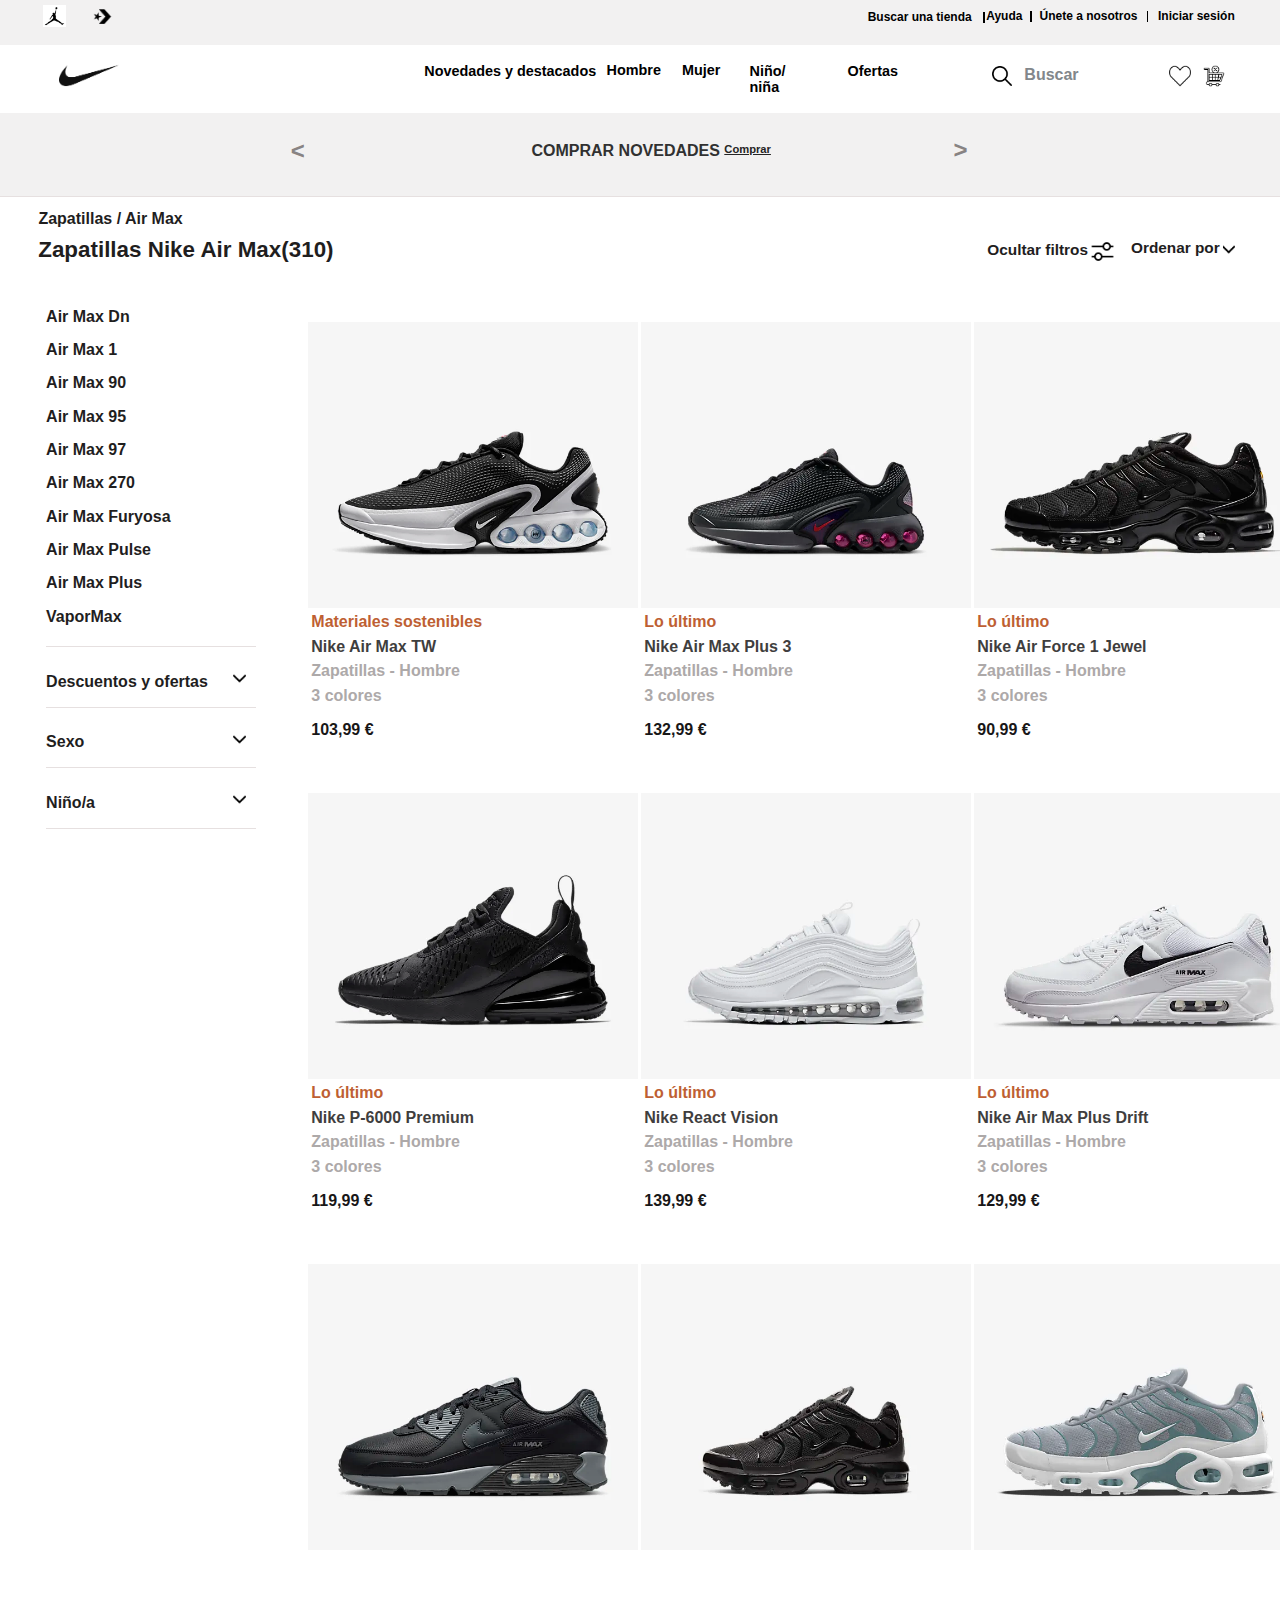
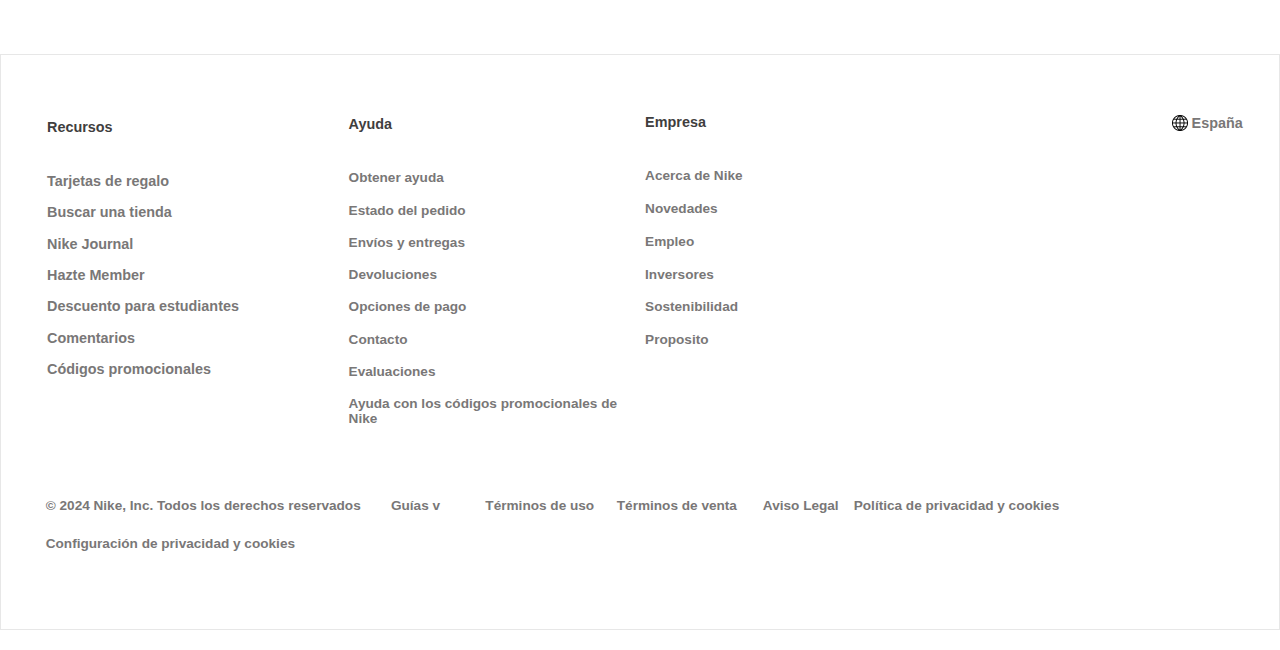
<file: index.html>
<!DOCTYPE html>
    <html lang="en">

    <head>
        <meta charset="UTF-8">
        <meta name="viewport" content="width=device-width, initial-scale=1.0">
        <title>Document</title>
        <link rel="stylesheet" href="style.css">
    </head>

    <body>
        <div class="contenedor">
            <div class="parte1">

                <div class="encavesado1"></div>

                
                <div class="encavesado2"></div>
                <div class="encavesado3">
                    <h1>Buscar una tienda</h1>
                    <div class="lineacorta1"></div>
                </div>
                <div class="encavesado4">
                    <h1>Ayuda</h1>
                    <div class="lineacorta2"></div>
                </div>
                <div class="encavesado5">
                    <h1>Únete a nosotros</h1>
                    <div class="lineacorta3"></div>
                </div>
                <div class="encavesado6">
                    <h1>Iniciar sesión</h1>
                </div>

            </div>


            <div class="parte2">

                <div class="parte2encabesa1"></div>
                <div class="parte2encabesa2">
                    <h1>Novedades y destacados</h1>
                </div>
                <div class="parte2encabesa3">
                    <h1>Hombre</h1>
                </div>
                <div class="parte2encabesa4">
                    <h1>Mujer</h1>
                </div>
                <div class="parte2encabesa5">
                    <h1>Niño/ niña</h1>
                </div>
                <div class="parte2encabesa6">
                    <h1>Ofertas</h1>
                </div>
                <div class="parte2encabesa7">
                    <button class="chance">
                        <h1>Buscar</h1>
                    </button>
                </div>
                <button class="parte2encabesa8"></button>
                <button class="parte2encabesa9" id="boton-redirigir"></button>

<script>
    document.getElementById("boton-redirigir").addEventListener("click", function() {
        window.location.href = "parte3_3.html"; // Redirige a index3.html
    });
</script>

            </div>


            <div class="parte3">
                <div class="parte3cabeza1">
                    <h1><</h1>
                </div>
                <div class="parte3cabeza2">
                    <h1>COMPRAR NOVEDADES</h1>
                </div>
                <div class="parte3cabeza3">
                    <h1>Comprar</h1>
                </div>
                <div class="parte3cabeza4">
                    <h1>></h1>
                </div>
            </div>
            <div class="parte4">
                <div class="parte4cabeza1">
                    <div class="Rr1">
                        <h1>Zapatillas / Air Max</h1>
                    </div>
                    <div class="Rr2">
                        <div class="parte4secc1">
                            <h1>Zapatillas Nike Air Max(310)</h1>
                        </div>
                        <div class="parte4secc2">
                            <h1>Ocultar filtros</h1>
                        </div>
                        <div class="parte4secc3"></div>
                        <div class="parte4secc4">
                            <h1>Ordenar por</h1>
                        </div>
                        <div class="parte4secc5"></div>
                    </div>
                </div>

                <div class="parte4cabeza2">
                    <div class="parte4cabeza2secc1">
                        <div class="cabeza">
                            <a href="#">
                                <h1>Air Max Dn</h1>
                            </a>
                            <a href="#">
                                <h1>Air Max 1</h1>
                            </a>
                            <a href="#">
                                <h1>Air Max 90</h1>
                            </a>
                            <a href="#">
                                <h1>Air Max 95</h1>
                            </a>
                            <a href="#">
                                <h1>Air Max 97</h1>
                            </a>
                            <a href="#">
                                <h1>Air Max 270</h1>
                            </a>
                            <a href="#">
                                <h1>Air Max Furyosa</h1>
                            </a>
                            <a href="#">
                                <h1>Air Max Pulse</h1>
                            </a>
                            <a href="#">
                                <h1>Air Max Plus</h1>
                            </a>
                            <a href="#">
                                <h1>VaporMax</h1>
                            </a>
                        </div>

                        <div class="primera4_2">
                            <div class="cabeza1">
                                <a href="#">
                                    <h1>Descuentos y ofertas</h1>
                                </a>
                            </div>
                            <div class="cabeza2">
                                <a href="#">
                                    <h1>Sexo</h1>
                                </a>
                            </div>
                            <div class="cabeza3">
                                <a href="#">
                                    <h1>Niño/a</h1>
                                </a>
                            </div>
                            <div class="cabeza4">
                                <a href="#">
                                    <h1>Filtrar por precio</h1>
                                </a>
                            </div>
                            <div class="cabeza5">
                                <a href="#">
                                    <h1>Color</h1>
                                </a>
                            </div>
                            <div class="cabeza6">
                                <a href="#">
                                    <h1>Colecciones(1)</h1>
                                </a>
                            </div>
                            <div class="cabeza7">
                                <a href="#">
                                    <h1>Altura de las Zapatillas</h1>
                                </a>
                            </div>
                            <div class="cabeza8">
                                <a href="#">
                                    <h1>Deportes</h1>
                                </a>
                            </div>
                        </div>
                    </div>

                    <div class="parte4cabeza2secc2">
                        <div id="producto-grid" class="producto-grid"></div>
                    </div>
                </div>
            </div>

            <div class="parte5">

                <div class="parte5final1">
                    <div class="parte5prte1_1">
                        <h1>Recursos</h1>
                        <h2>Tarjetas de regalo</h2>
                            <h2>
                            Buscar una tienda</h2>
                            <h2>
                            Nike Journal</h2>
                            <h2>
                            Hazte Member</h2>
                            <h2>
                            Descuento para estudiantes</h2>
                            <h2>
                            Comentarios</h2>
                            <h2>
                            Códigos promocionales</h2>
                    </div>
                    <div class="parte5prte1_2">
                        <h1>Ayuda</h1>
                        <h2>
                            Obtener ayuda</h2>
                            <h2>
                            Estado del pedido</h2>
                            <h2>
                            Envíos y entregas</h2>
                            <h2>
                            Devoluciones</h2>
                            <h2>
                            Opciones de pago</h2>
                            <h2>
                            Contacto</h2>
                            <h2>
                            Evaluaciones</h2>
                            <h2>
                            Ayuda con los códigos promocionales de Nike</h2>
                    </div>
                    <div class="parte5prte1_3">
                        <h1>Empresa</h1>
                            <h2>
                            Acerca de Nike</h2>
                            <h2>
                            Novedades</h2>
                            <h2>
                            Empleo</h2>
                            <h2>
                            Inversores</h2>
                            <h2>
                            Sostenibilidad</h2>
                            <h2>
                            Proposito</h2>
                    </div>
                    <div class="parte5prte1_4">
                        <div class="esp">
                        <h1>España</h1>
                    </div>
                    </div>
                </div>
                <div class="parte5final2">
                    <h1>© 2024 Nike, Inc. Todos los derechos reservados 

                        &nbsp &nbsp &nbsp &nbspGuías  v
                        
                        &nbsp &nbsp &nbsp &nbsp &nbsp &nbspTérminos de uso
                        
                        &nbsp &nbsp &nbspTérminos de venta
                        
                        &nbsp &nbsp &nbsp Aviso Legal 
                        
                        &nbsp &nbspPolítica de privacidad y cookies</h1>
                </div>
                <div class="parte5final3">
                    <h1>Configuración de privacidad y cookies</h1>
                </div>


            </div>
        </div>

        <script src="js.js"></script>
    </body>

    </html>
</file>
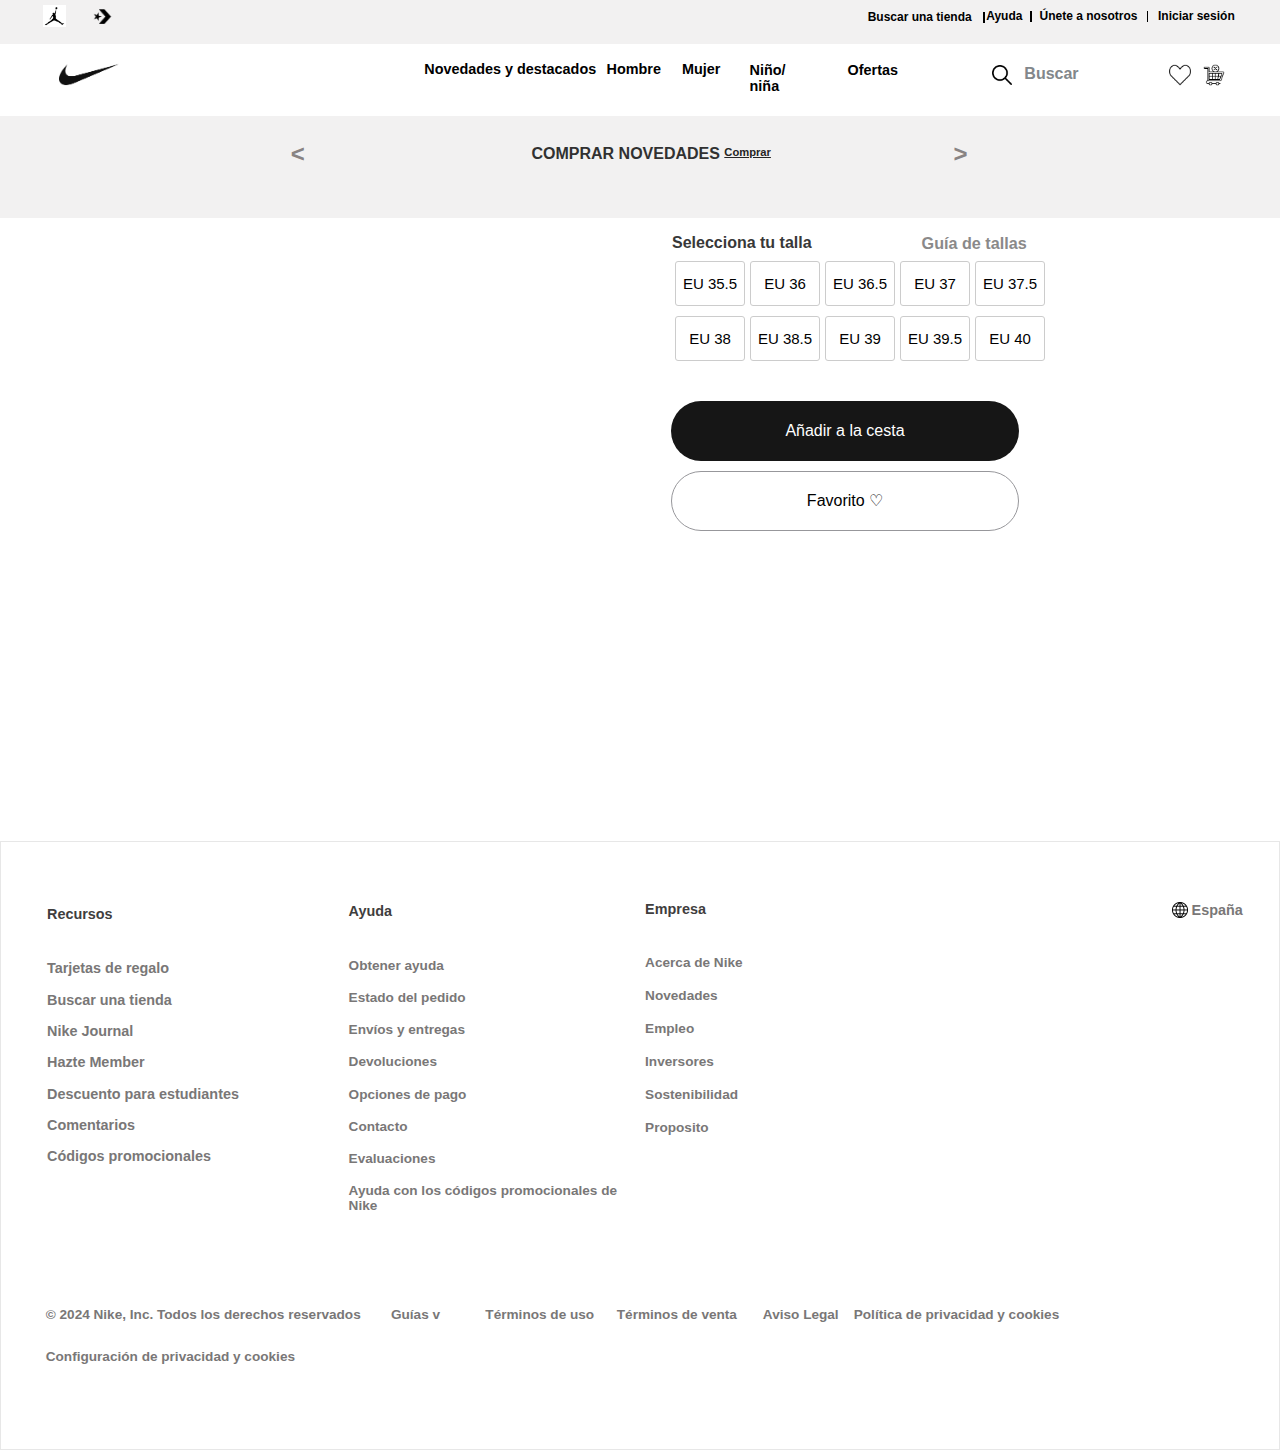
<file: part2_2.html>
<!DOCTYPE html>
<html lang="en">

<head>
    <meta charset="UTF-8">
    <meta name="viewport" content="width=device-width, initial-scale=1.0">
    <title>Document</title>
    <link rel="stylesheet" href="style_2.css">
</head>

<body>
    <div class="contenedor">
        <div class="parte1">

            <div class="encavesado1"></div>
            <div class="encavesado2"></div>
            <div class="encavesado3">
                <h1>Buscar una tienda</h1>
                <div class="lineacorta1"></div>
            </div>
            <div class="encavesado4">
                <h1>Ayuda</h1>
                <div class="lineacorta2"></div>
            </div>
            <div class="encavesado5">
                <h1>Únete a nosotros</h1>
                <div class="lineacorta3"></div>
            </div>
            <div class="encavesado6">
                <h1>Iniciar sesión</h1>
            </div>

        </div>


        <div class="parte2">

            <div class="parte2encabesa1"></div>
            <div class="parte2encabesa2">
                <h1>Novedades y destacados</h1>
            </div>
            <div class="parte2encabesa3">
                <h1>Hombre</h1>
            </div>
            <div class="parte2encabesa4">
                <h1>Mujer</h1>
            </div>
            <div class="parte2encabesa5">
                <h1>Niño/ niña</h1>
            </div>
            <div class="parte2encabesa6">
                <h1>Ofertas</h1>
            </div>
            <div class="parte2encabesa7">
                <button class="chance">
                    <h1>Buscar</h1>
                </button>
            </div>
            <button class="parte2encabesa8"></button>
            <button class="parte2encabesa9" id="boton-redirigir"></button>

<script>
    document.getElementById("boton-redirigir").addEventListener("click", function() {
        window.location.href = "parte3_3.html"; // Redirige a index3.html
    });
</script>

        </div>


        <div class="parte3">
            <div class="parte3cabeza1">
                <h1><</h1>
            </div>
            <div class="parte3cabeza2">
                <h1>COMPRAR NOVEDADES</h1>
            </div>
            <div class="parte3cabeza3">
                <h1>Comprar</h1>
            </div>
            <div class="parte3cabeza4">
                <h1>></h1>
            </div>
        </div>
        
        <div class="parte4">
           <div class="parte4parte2_1" id="parte4parte2_1"></div>
           <div class="parte4parte2_2"></div>
           <div class="parte4parte2_3">
            <div class="parte4parte2_3_1"></div>
            <div class="parte4parte2_3_2"></div>
            <div class="parte4parte2_3_3">
                <div class="parte4parte2_3_3_1">
                    <h1>Selecciona tu talla</h1>                    
                </div>
                <div class="parte4parte2_3_3_2">
                    <h1>Guía de tallas</h1>
                </div>
            </div>
            <div class="parte4parte2_3_4"></div>
            <div class="parte4parte2_3_5">
            <button id="add-to-cart">Añadir a la cesta</button>
            </div>
            <div class="parte4parte2_3_6">
                <button id="buy-now">Favorito ♡</button>
            </div>
           </div>
        </div>

        <div class="parte5">

            <div class="parte5final1">
                <div class="parte5prte1_1">
                    <h1>Recursos</h1>
                    <h2>Tarjetas de regalo</h2>
                        <h2>
                        Buscar una tienda</h2>
                        <h2>
                        Nike Journal</h2>
                        <h2>
                        Hazte Member</h2>
                        <h2>
                        Descuento para estudiantes</h2>
                        <h2>
                        Comentarios</h2>
                        <h2>
                        Códigos promocionales</h2>
                </div>
                <div class="parte5prte1_2">
                    <h1>Ayuda</h1>
                    <h2>
                        Obtener ayuda</h2>
                        <h2>
                        Estado del pedido</h2>
                        <h2>
                        Envíos y entregas</h2>
                        <h2>
                        Devoluciones</h2>
                        <h2>
                        Opciones de pago</h2>
                        <h2>
                        Contacto</h2>
                        <h2>
                        Evaluaciones</h2>
                        <h2>
                        Ayuda con los códigos promocionales de Nike</h2>
                </div>
                <div class="parte5prte1_3">
                    <h1>Empresa</h1>
                        <h2>
                        Acerca de Nike</h2>
                        <h2>
                        Novedades</h2>
                        <h2>
                        Empleo</h2>
                        <h2>
                        Inversores</h2>
                        <h2>
                        Sostenibilidad</h2>
                        <h2>
                        Proposito</h2>
                </div>
                <div class="parte5prte1_4">
                    <div class="esp">
                    <h1>España</h1>
                </div>
                </div>
            </div>
            <div class="parte5final2">
                <h1>© 2024 Nike, Inc. Todos los derechos reservados 

                    &nbsp &nbsp &nbsp &nbspGuías  v
                    
                     &nbsp &nbsp &nbsp &nbsp &nbsp &nbspTérminos de uso
                    
                    &nbsp &nbsp &nbspTérminos de venta
                    
                    &nbsp &nbsp &nbsp Aviso Legal 
                    
                    &nbsp &nbspPolítica de privacidad y cookies</h1>
            </div>
            <div class="parte5final3">
                <h1>Configuración de privacidad y cookies</h1>
            </div>


        </div>
    </div>

    <script src="js.js"></script>
</body>

</html>
</file>
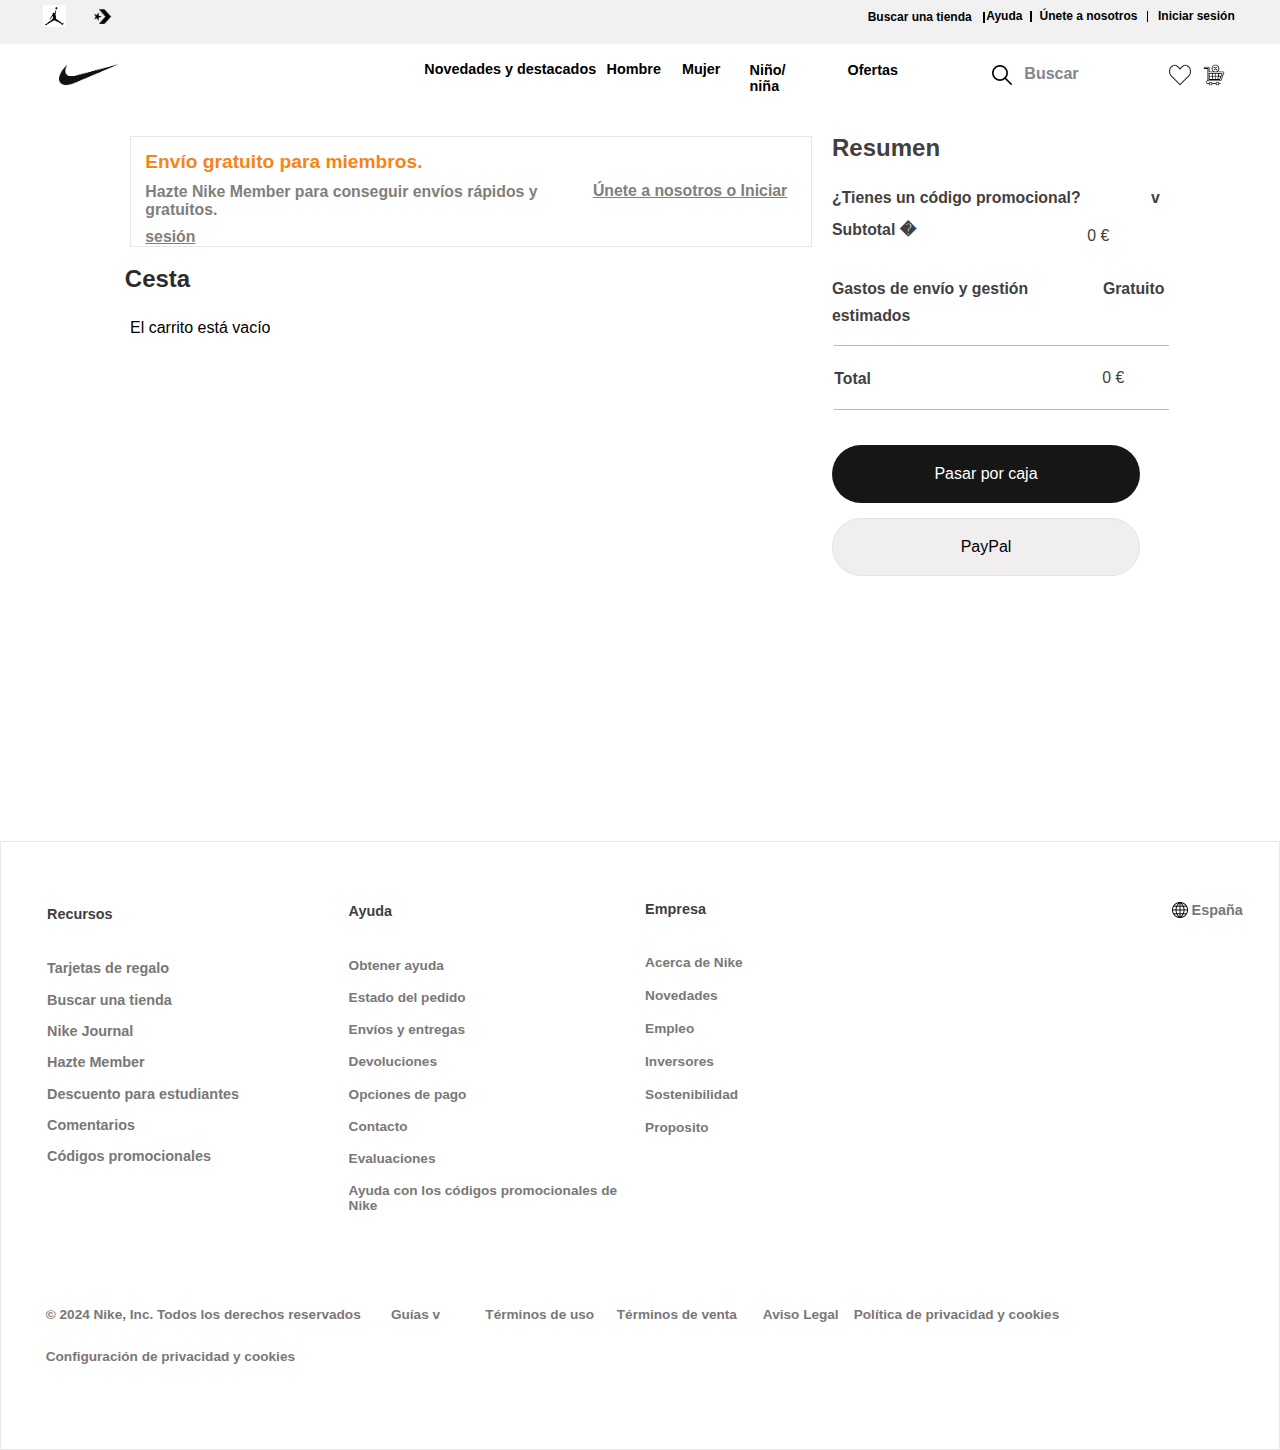
<file: parte3_3.html>
<!DOCTYPE html>
<html lang="en">

<head>
    <meta charset="UTF-8">
    <meta name="viewport" content="width=device-width, initial-scale=1.0">
    <title>Document</title>
    <link rel="stylesheet" href="style_3.css">
</head>

<body>
    <div class="contenedor">
        <div class="parte1">

            <div class="encavesado1"></div>
            <div class="encavesado2"></div>
            <div class="encavesado3">
                <h1>Buscar una tienda</h1>
                <div class="lineacorta1"></div>
            </div>
            <div class="encavesado4">
                <h1>Ayuda</h1>
                <div class="lineacorta2"></div>
            </div>
            <div class="encavesado5">
                <h1>Únete a nosotros</h1>
                <div class="lineacorta3"></div>
            </div>
            <div class="encavesado6">
                <h1>Iniciar sesión</h1>
            </div>

        </div>


        <div class="parte2">

            <div class="parte2encabesa1"></div>
            <div class="parte2encabesa2">
                <h1>Novedades y destacados</h1>
            </div>
            <div class="parte2encabesa3">
                <h1>Hombre</h1>
            </div>
            <div class="parte2encabesa4">
                <h1>Mujer</h1>
            </div>
            <div class="parte2encabesa5">
                <h1>Niño/ niña</h1>
            </div>
            <div class="parte2encabesa6">
                <h1>Ofertas</h1>
            </div>
            <div class="parte2encabesa7">
                <button class="chance">
                    <h1>Buscar</h1>
                </button>
            </div>
            <button class="parte2encabesa8"></button>
            <button class="parte2encabesa9"></button>

        </div>



        
        <div class="parte4">
            <div class="parte4_1">
                <div class="parte_1_1">
                    <div class="parte_1_1_1">
                        <h1>Envío gratuito para miembros.</h1>
                        <h2>Hazte Nike Member para conseguir envíos rápidos y gratuitos.
                        <h3>sesión</h3>
                    </div>
                    <div class="parte_1_1_2">
                        <h1>Únete a nosotros o Iniciar</h1>
                    </div>                    
                </div>
                <div class="parte_1_2">
                    <h1>Cesta</h1>
                </div>
                <div class="parte_1_3" id="contenedor-productos"></div>
            </div>



            <div class="parte4_2">

                <div class="pago1"><h1>Resumen</h1></div>
                <div class="pago2"><h1>¿Tienes un código promocional?  &nbsp&nbsp&nbsp&nbsp&nbsp&nbsp&nbsp&nbsp&nbsp&nbsp&nbsp&nbsp&nbsp&nbsp     v</h1></div>
                <div class="pago3">
                    <div class="pago3_1"><h1>Subtotal �</h1></div>
                    <div class="pago3_2"></div>
                </div>
                <div class="pago4"><h1>Gastos de envío y gestión &nbsp&nbsp&nbsp&nbsp&nbsp&nbsp&nbsp&nbsp&nbsp&nbsp&nbsp&nbsp&nbsp&nbsp&nbsp Gratuito</h1></div>
                <div class="pago5"><h1>estimados</h1></div>
                <div class="pago6">
                    <div class="pago6_1"><h1>Total</h1></div>
                    <div class="pago6_2">0 €</div>
                </div>
                <div class="pago7">
                    <button id="pago7button">Pasar por caja</button>
                    </div>
                    <div class="pago8">
                        <button id="pago8button">PayPal</button>
                    </div>


            </div>
        </div>
        <div class="parte5">

            <div class="parte5final1">
                <div class="parte5prte1_1">
                    <h1>Recursos</h1>
                    <h2>Tarjetas de regalo</h2>
                    <h2>
                        Buscar una tienda</h2>
                    <h2>
                        Nike Journal</h2>
                    <h2>
                        Hazte Member</h2>
                    <h2>
                        Descuento para estudiantes</h2>
                    <h2>
                        Comentarios</h2>
                    <h2>
                        Códigos promocionales</h2>
                </div>
                <div class="parte5prte1_2">
                    <h1>Ayuda</h1>
                    <h2>
                        Obtener ayuda</h2>
                    <h2>
                        Estado del pedido</h2>
                    <h2>
                        Envíos y entregas</h2>
                    <h2>
                        Devoluciones</h2>
                    <h2>
                        Opciones de pago</h2>
                    <h2>
                        Contacto</h2>
                    <h2>
                        Evaluaciones</h2>
                    <h2>
                        Ayuda con los códigos promocionales de Nike</h2>
                </div>
                <div class="parte5prte1_3">
                    <h1>Empresa</h1>
                    <h2>
                        Acerca de Nike</h2>
                    <h2>
                        Novedades</h2>
                    <h2>
                        Empleo</h2>
                    <h2>
                        Inversores</h2>
                    <h2>
                        Sostenibilidad</h2>
                    <h2>
                        Proposito</h2>
                </div>
                <div class="parte5prte1_4">
                    <div class="esp">
                        <h1>España</h1>
                    </div>
                </div>
            </div>
            <div class="parte5final2">
                <h1>© 2024 Nike, Inc. Todos los derechos reservados

                    &nbsp &nbsp &nbsp &nbspGuías v

                    &nbsp &nbsp &nbsp &nbsp &nbsp &nbspTérminos de uso

                    &nbsp &nbsp &nbspTérminos de venta

                    &nbsp &nbsp &nbsp Aviso Legal

                    &nbsp &nbspPolítica de privacidad y cookies</h1>
            </div>
            <div class="parte5final3">
                <h1>Configuración de privacidad y cookies</h1>
            </div>


        </div>
    </div>

    <script src="js.js"></script>
</body>

</html>
</file>
<file: style.css>
* {
    margin: 0;
    padding: 0;
    box-sizing: border-box;
    font-family: sans-serif;
}

body {
    background-color: rgba(54, 54, 54, 0.411);
    display: flex;
    justify-content: center;
    align-items: center;
    min-height: 100vh;
}

.contenedor {
    position: relative;
    width: 100%;

    max-width: 1400px;
    min-height: 2250px;


    background-color: white;
    display: grid;
    grid-template-rows: 2% 3% 3.7% 64.8% 25.6%;
    

}


/*parte 1*/

.parte1 {
    display: grid;
    grid-template-columns: 0.9fr 9fr 2fr 1fr 1fr 1fr;
    background-color: #978b8b1f;
}

.encavesado1 {
    background-image: url(jordan.png);
    background-size: 23px;
    background-position: 80% 60%;
    background-repeat: no-repeat;
    height: 30px;

}

.encavesado2 {
    background-image: url(Converse-logo-3.png);
    background-size: 27px;
    background-position: 1.6% 58%;
    background-repeat: no-repeat;

    height: 30px;

}

.encavesado3 h1 {
    font-size: 0.75rem;
    margin-top: 6%;
    margin-left: 10%;
}


.encavesado4 h1 {
    font-size: 0.75rem;
    margin-top: 11%;
    margin-left: -42%;
}

.encavesado5 h1 {
    font-size: 0.75rem;
    margin-top: 11%;
    margin-left: -80%;
}

.encavesado6 h1 {
    font-size: 0.75rem;
    margin-top: 11%;
    margin-left: -42%;
}

.encavesado3 .lineacorta1 {
    width: 0.1rem;
    height: 0.7rem;
    margin-top: -0.8rem;
    margin-left: 8.3rem;
    background-color: #000000;
    position: absolute;
}

.encavesado4 .lineacorta2 {
    width: 0.1rem;
    height: 0.7rem;
    margin-top: -0.8rem;
    margin-left: 0.5rem;
    background-color: #000000;
    position: absolute;
}

.encavesado5 .lineacorta3 {
    width: 0.1rem;
    height: 0.7rem;
    margin-top: -0.8rem;
    margin-left: 2.4rem;
    background-color: #000000;
    position: absolute;
}

/*parte 2*/

.parte2 {    
    display: grid;
    grid-template-columns: 1.3fr 3.9fr 0.6fr 0.5fr 0.8fr 1fr 2fr 0.5fr 0.5fr;
}

.parte2encabesa1 {
    background-image: url(nike.png);
    background-size: 80px;
    background-position: 70% 45%;
    background-repeat: no-repeat;
    height: 60px;
}

.parte2encabesa2 h1 {
    font-size: 0.9rem;
    margin-top: 4%;
    margin-left: 61%;
}

.parte2encabesa3 h1 {
    font-size: 0.9rem;
    margin-top: 25%;
    margin-left: 10%;
}

.parte2encabesa4 h1 {
    font-size: 0.9rem;
    margin-top: 30%;
    margin-left: 23%;
}

.parte2encabesa5 h1 {
    font-size: 0.9rem;
    margin-top: 20%;
    margin-left: 25%;
}

.parte2encabesa6 h1 {
    font-size: 0.9rem;
    margin-top: 16%;
    margin-left: 25%;
}



.chance {
    margin-top: 10px;
    margin-left: 45px;
    width: 180px;
    height: 40px;

    background-image: url(lupa.png);
    background-size: 20px;
    background-position: 7% 58%;
    background-repeat: no-repeat;

    border: 2px solid white; 
    background-color: #ffffff; 
    transition: background-color 0.01s ;

    border-top-left-radius: 15px;
    border-bottom-left-radius: 15px;
    border-top-right-radius: 15px;
    border-bottom-right-radius: 15px;

}

.parte2encabesa8:hover,.parte2encabesa9:hover, .chance:hover {
    background-color: #f1ebeb; 
}


.chance h1 {
    font-size: 1rem;  
    margin-left: -20%;
    color: rgb(130, 135, 139);
}

.parte2encabesa8 {
    margin-top: 10px;
    margin-left: -4px;
    width: 40px;
    height: 40px;
    border-radius: 45%;

    background-image: url(corazon.png);
    background-size: 22px;
    background-position: 45% 58%;
    background-repeat: no-repeat;

    border: 2px solid white; 
    background-color: #ffffff; 
    transition: background-color 0.01s ;


}
.parte2encabesa9 {
    margin-top: 10px;
    margin-left: -28px;
    width: 40px;
    height: 40px;
    border-radius: 45%;

    background-image: url(carrito-de-compras.png);
    background-size: 22px;
    background-position: 45% 58%;
    background-repeat: no-repeat;

    border: 2px solid white; 
    background-color: #ffffff; 
    transition: background-color 0.01s ;


}
/*parte 3*/

.parte3 {    
    display: grid;
    grid-template-columns: 1.1fr 1.5fr 0.3fr 1.7fr;
    background-color: #978b8b1f;
}

.parte3cabeza1 h1 {
    font-size: 1.5rem;      
    margin-left: 95%;
    margin-top: 8%;
    color: rgb(136, 131, 131);
}

.parte3cabeza2 h1 {
    font-size: 1rem;      
    margin-left: 54%;
    margin-top: 7%;
    color: rgb(49, 49, 49);
}

.parte3cabeza3 h1 {
    font-size: 0.7rem;     
    text-decoration: underline; 
    margin-left: 1%;
    margin-top: 36%;
    color: rgb(37, 37, 37);
}


.parte3cabeza4 h1 {
    font-size: 1.5rem;      
    margin-left: 31%;
    margin-top: 5%;
    color: rgb(136, 131, 131);
}

.parte3cabeza1 h1:hover, .parte3cabeza4 h1:hover{
    color: rgb(0, 0, 0);
}

/*parte 4*/

.parte4 {
    display: grid;
    grid-template-rows: auto 1fr;
    border-top: 1px solid rgb(230, 224, 224);
}

.parte4cabeza1 {
    display: grid;
    grid-template-rows: auto 1fr;
}

.Rr2{
    display: grid;
    grid-template-columns: 5fr 0.7fr 0.2fr 0.5fr 0.3fr;
}

.Rr1 h1{
    font-size: 1rem;      
    margin-left: 3%;
    margin-top: 1%;
    color: rgb(31, 30, 30);
}

.parte4secc1 h1{
    font-size: 1.4rem;      
    margin-left: 4%;
    margin-top: 1%;
    color: rgb(31, 30, 30); 
}
.parte4secc2 h1{
    font-size: 0.96rem;      
    margin-left: 24%;
    margin-top: 10%;
    color: rgb(31, 30, 30); 
}
.parte4secc3{
    background-image: url(filtrar.png);
    background-size: 27px;
    background-position: 1.6% 10px;
    background-repeat: no-repeat;

    height: 40px;
}
.parte4secc4 h1{
    font-size: 0.96rem;      
    margin-left: 4%;
    margin-top: 12%;
    color: rgb(31, 30, 30); 
}
.parte4secc5{
    background-image: url(flecha-hacia-abajo-para-navegar.png);
    background-size: 13px;
    background-position: -1.6% 15px;
    background-repeat: no-repeat;

    height: 40px;
}

.Rr1 h1:hover{
    color: rgb(136, 131, 131);
}


.parte4cabeza2{    
    display: grid;
    grid-template-columns: 0.25fr 1fr;
}

.parte4cabeza2secc1 {
    position: sticky; 
    top: 0; 
    height: 530px; 
    display: grid;
    grid-template-rows: 0.9fr 1fr;   
    overflow-y: auto;
    max-height: 550px;    
    margin-top: 40px; 
    z-index: 1; 
}

.parte4cabeza2secc1 {
    position: sticky;
    top: 0; 
    background-color: white;
    z-index: 1; 

}


.parte4cabeza2secc1.scrolling {
    top: 20px; 
  
}


.cabeza{
    margin-top: -6%; 
}


.cabeza h1{
    font-size: 1rem;      
    margin-left: 18%; 
    margin-top: 6%;  
    color: rgb(31, 30, 30); 
}
a {
    text-decoration: none;
    color: inherit;
}

.primera4_2{
    display: grid;
    grid-template-rows: 1fr 1fr 1fr 1fr 1fr 1fr 1fr 1fr ;
}

.cabeza1 h1,
.cabeza2 h1,
.cabeza3 h1,
.cabeza4 h1,
.cabeza5 h1,
.cabeza6 h1,
.cabeza7 h1,
.cabeza8 h1{
    font-size: 1rem;      
    margin-left: 18%; 
    margin-top: 8%; 
    padding-top: 10%;   
    color: rgb(31, 30, 30); 

    background-image: url(flecha-hacia-abajo-para-navegar.png);
    background-size: 13px;
    background-position: 95% 25px;
    background-repeat: no-repeat;

    height: 40px;
    border-top: 1px solid rgb(230, 224, 224);
}



.parte4cabeza2secc1 {
    --sb-track-color: #ffffff;
    --sb-thumb-color: #9b9898;
    --sb-size: 7px;

    
  }
  
  .parte4cabeza2secc1::-webkit-scrollbar {
    width: var(--sb-size);
  }
  
  .parte4cabeza2secc1::-webkit-scrollbar-track {
    background: var(--sb-track-color);
    border-radius: 3px;
  }
  
  .parte4cabeza2secc1::-webkit-scrollbar-thumb {
    background: var(--sb-thumb-color);
    border-radius: 3px;
  }
  


.parte4cabeza2secc2 {
    height: 100%; 
    overflow-y: auto; 
    max-height: 1250px; 

}
.parte4cabeza2secc2 {
    height: 100%; 
    overflow: hidden;
    position: relative; 
    margin-left: 50px;
    margin-top: 35px;
}

.parte4cabeza2secc2::before {
    content: "";
    position: absolute;
    top: 0;
    right: 0;
    width: 20px; 
    height: 100%;
    background: rgba(0, 0, 0, 0); 
    pointer-events: none;
}
.producto-grid {
    display: grid;
    grid-template-columns: repeat(3, 1fr); 
    gap: 1px; 
    padding: 0px;
}

.producto1 {
    height: 450px;
    width: 330px;    
    margin-left: 2px;   
    margin-right: auto;
    margin-top: 6%;
    border-top-left-radius: 5px;
    border-bottom-left-radius: 5px;
    border-top-right-radius: 5px;
    border-bottom-right-radius: 5px; 
    display: grid;
    grid-template-rows: 1fr 0.5fr;
    background-color: white;
  
    
}

.foto1 {
    background-size: cover;
    background-position: center;
    height: 100%;
    width: 100%;
    padding: 0px;
}

.descripcion1 {
    padding: 2px;
    padding: 0px;
}

#L{
    font-size: 1rem;      
    margin-left: 1%; 
    margin-top: 1.5%;  
    color: rgb(190, 95, 51);
  }
  #N{
    font-size: 1rem;      
    margin-left: 1%; 
    margin-top: 2%;  
    color: rgb(63, 62, 62);
  }
  #Z{
    font-size: 1rem;      
    margin-left: 1%; 
    margin-top: 2%;  
    color: rgb(173, 169, 169);
  }
  #C{
    font-size: 1rem;      
    margin-left: 1%; 
    margin-top: 2%;  
    color: rgb(173, 169, 169);
  }

  #e{
    font-size: 1rem;      
    margin-left: 1%; 
    margin-top: 5%;  
    margin-bottom: 10%;
    color: rgb(24, 23, 23);
  }


  /*Parte 5*/

  .parte5 {
    border: 1px solid rgb(231, 231, 231);
    height: 100%;
    display: grid;
    grid-template-rows: 65% 15% 20%;
}

.parte5final1{
display: grid;
grid-template-columns: 20% 30% 10% 40%;
}

.parte5prte1_1 h1{
    font-size: 0.9rem;      
    margin-left: 18%; 
    margin-top: 25%;  
    margin-bottom: 15%;
    color: rgb(63, 62, 62);
}

.parte5prte1_1 h2{
    font-size: 0.9rem;      
    margin-left: 18%; 
    margin-top: 6%; 
    color: rgb(121, 119, 119);
}

.parte5prte1_2 h1{
    font-size: 0.9rem;      
    margin-left: 24%; 
    margin-top: 16%;  
    margin-bottom: 10%;
    color: rgb(63, 62, 62);
}

.parte5prte1_2 h2{
    font-size: 0.85rem;      
    margin-left: 24%; 
    margin-top: 4.5%; 
    color: rgb(121, 119, 119);
}
.parte5prte1_3 h1{
    font-size: 0.9rem;      
    margin-left: 4%; 
    margin-top: 46%;  
    margin-bottom: 30%;
    color: rgb(63, 62, 62);
}

.parte5prte1_3 h2{
    font-size: 0.85rem;      
    margin-left: 4%; 
    margin-top: 14%; 
    color: rgb(121, 119, 119);
}

.esp {
    margin-top: 48px;
    margin-left: 79%;
    width: auto; 
    height: 40px; 
    display: flex;
    align-items: center; 
    background-image: url(red-mundial.png);
    background-size: 16px;
    background-position: left center; 
    background-repeat: no-repeat;
    padding-left: 20px; 
}

.esp h1 {
    font-size: 0.9rem;
    margin: 0; 
    color: rgb(121, 119, 119);
}

.parte5final2 h1{
    font-size: 0.85rem;      
    margin-left: 3.5%; 
    margin-top: 5.5%; 
    color: rgb(121, 119, 119);
}

.parte5final3 h1{
    font-size: 0.85rem;      
    margin-left: 3.5%; 
    margin-top: 1.7%; 
    color: rgb(121, 119, 119);
}
</file>
<file: style_2.css>
* {
    margin: 0;
    padding: 0;
    box-sizing: border-box;
    font-family: sans-serif;
}

body {
    background-color: rgba(54, 54, 54, 0.411);
    display: flex;
    justify-content: center;
    align-items: center;
    min-height: 100vh;
}

.contenedor {
    position: relative;
    width: 100%;

    max-width: 1350px;
    min-height: 1450px;


    background-color: white;
    display: grid;
    grid-template-rows: 3% 5% 7% 43% 42%;


}


/*parte 1*/

.parte1 {
    display: grid;
    grid-template-columns: 0.9fr 9fr 2fr 1fr 1fr 1fr;
    background-color: #978b8b1f;
}

.encavesado1 {
    background-image: url(jordan.png);
    background-size: 23px;
    background-position: 80% 60%;
    background-repeat: no-repeat;
    height: 30px;

}

.encavesado2 {
    background-image: url(Converse-logo-3.png);
    background-size: 27px;
    background-position: 1.6% 58%;
    background-repeat: no-repeat;

    height: 30px;

}

.encavesado3 h1 {
    font-size: 0.75rem;
    margin-top: 6%;
    margin-left: 10%;
}


.encavesado4 h1 {
    font-size: 0.75rem;
    margin-top: 11%;
    margin-left: -42%;
}

.encavesado5 h1 {
    font-size: 0.75rem;
    margin-top: 11%;
    margin-left: -80%;
}

.encavesado6 h1 {
    font-size: 0.75rem;
    margin-top: 11%;
    margin-left: -42%;
}

.encavesado3 .lineacorta1 {
    width: 0.1rem;
    height: 0.7rem;
    margin-top: -0.8rem;
    margin-left: 8.3rem;
    background-color: #000000;
    position: absolute;
}

.encavesado4 .lineacorta2 {
    width: 0.1rem;
    height: 0.7rem;
    margin-top: -0.8rem;
    margin-left: 0.5rem;
    background-color: #000000;
    position: absolute;
}

.encavesado5 .lineacorta3 {
    width: 0.1rem;
    height: 0.7rem;
    margin-top: -0.8rem;
    margin-left: 2.4rem;
    background-color: #000000;
    position: absolute;
}

/*parte 2*/

.parte2 {    
    display: grid;
    grid-template-columns: 1.3fr 3.9fr 0.6fr 0.5fr 0.8fr 1fr 2fr 0.5fr 0.5fr;
}

.parte2encabesa1 {
    background-image: url(nike.png);
    background-size: 80px;
    background-position: 70% 45%;
    background-repeat: no-repeat;
    height: 60px;
}

.parte2encabesa2 h1 {
    font-size: 0.9rem;
    margin-top: 4%;
    margin-left: 61%;
}

.parte2encabesa3 h1 {
    font-size: 0.9rem;
    margin-top: 25%;
    margin-left: 10%;
}

.parte2encabesa4 h1 {
    font-size: 0.9rem;
    margin-top: 30%;
    margin-left: 23%;
}

.parte2encabesa5 h1 {
    font-size: 0.9rem;
    margin-top: 20%;
    margin-left: 25%;
}

.parte2encabesa6 h1 {
    font-size: 0.9rem;
    margin-top: 16%;
    margin-left: 25%;
}



.chance {
    margin-top: 10px;
    margin-left: 45px;
    width: 180px;
    height: 40px;

    background-image: url(lupa.png);
    background-size: 20px;
    background-position: 7% 58%;
    background-repeat: no-repeat;

    border: 2px solid white; 
    background-color: #ffffff; 
    transition: background-color 0.01s ;

    border-top-left-radius: 15px;
    border-bottom-left-radius: 15px;
    border-top-right-radius: 15px;
    border-bottom-right-radius: 15px;

}

.parte2encabesa8:hover,.parte2encabesa9:hover, .chance:hover {
    background-color: #f1ebeb; 
}


.chance h1 {
    font-size: 1rem;  
    margin-left: -20%;
    color: rgb(130, 135, 139);
}

.parte2encabesa8 {
    margin-top: 10px;
    margin-left: -4px;
    width: 40px;
    height: 40px;
    border-radius: 45%;

    background-image: url(corazon.png);
    background-size: 22px;
    background-position: 45% 58%;
    background-repeat: no-repeat;

    border: 2px solid white; 
    background-color: #ffffff; 
    transition: background-color 0.01s ;


}
.parte2encabesa9 {
    margin-top: 10px;
    margin-left: -28px;
    width: 40px;
    height: 40px;
    border-radius: 45%;

    background-image: url(carrito-de-compras.png);
    background-size: 22px;
    background-position: 45% 58%;
    background-repeat: no-repeat;

    border: 2px solid white; 
    background-color: #ffffff; 
    transition: background-color 0.01s ;


}
/*parte 3*/

.parte3 {    
    display: grid;
    grid-template-columns: 1.1fr 1.5fr 0.3fr 1.7fr;
    background-color: #978b8b1f;
}

.parte3cabeza1 h1 {
    font-size: 1.5rem;      
    margin-left: 95%;
    margin-top: 8%;
    color: rgb(136, 131, 131);
}

.parte3cabeza2 h1 {
    font-size: 1rem;      
    margin-left: 54%;
    margin-top: 7%;
    color: rgb(49, 49, 49);
}

.parte3cabeza3 h1 {
    font-size: 0.7rem;     
    text-decoration: underline; 
    margin-left: 1%;
    margin-top: 36%;
    color: rgb(37, 37, 37);
}


.parte3cabeza4 h1 {
    font-size: 1.5rem;      
    margin-left: 31%;
    margin-top: 5%;
    color: rgb(136, 131, 131);
}

.parte3cabeza1 h1:hover, .parte3cabeza4 h1:hover{
    color: rgb(0, 0, 0);
}

/*parte 4*/
.parte4{
    display: grid;
    grid-template-columns: 13% 37% 50%;
}
.parte4parte2_1{
    margin-top: 40px;
}
.parte4parte2_1 img {
    width: 68px;
    border-top-left-radius: 5px;
    border-bottom-left-radius: 5px;
    border-top-right-radius: 5px;
    border-bottom-right-radius: 5px; 
    margin-bottom: 10px; 
    display: block;
    margin-left: 100px;
    
}

.cuadro-imagen {
    width: 540px;
    height: 500px;
   
}

.imagen-producto {
    width: 490px;
    height: 500px;
    margin-top: 40px;
    margin-left: 7px;
    border-top-left-radius: 10px;
    border-bottom-left-radius: 10px;
    border-top-right-radius: 10px;
    border-bottom-right-radius: 10px; 
}

.parte4parte2_3_1 h1{
    font-size: 1.1rem;      
    margin-left: 4.5%; 
    margin-top: 6%;  
    margin-bottom: 15%;
    color: rgb(56, 56, 56);
}
.parte4parte2_3_1 h2{
    font-size: 0.99rem;      
    margin-left: 4.5%; 
    margin-top: -13%;  
    margin-bottom: 15%;
    color: rgb(56, 56, 56);
}
.parte4parte2_3_1 h3{
    font-size: 1.08rem;      
    margin-left: 4.5%; 
    margin-top: -10%;  
    margin-bottom: 15%;
    color: rgb(56, 56, 56);
}

.parte4parte2_3_2 img {
    width: 68px;
    border-top-left-radius: 5px;
    border-bottom-left-radius: 5px;
    border-top-right-radius: 5px;
    border-bottom-right-radius: 5px; 
    margin-bottom: 10px; 
    display: block;
    margin-top: -60px;
    margin-left: 34px;
    border: 1px solid rgb(24, 23, 23);
    
}
.parte4parte2_3_3{
    display: grid;
    grid-template-columns: 1fr 1fr;
}
.parte4parte2_3_3_1 h1{
    font-size: 1rem;      
    margin-left: 10%; 
    margin-top: 5%;  
    margin-bottom: 15%;
    color: rgb(56, 56, 56);
}
.parte4parte2_3_3_2 h1{
    font-size: 1.01rem;      
    margin-left:-12%; 
    margin-top: 5%;  
    margin-bottom: 15%;
    color: rgb(138, 137, 137);
}
.parte4parte2_3_4 {
    display: grid;
    grid-template-columns: repeat(5, 1fr);
    grid-gap: 5px; 
    padding: 10px;
    margin-left: 25px;
    margin-top: -55px;
    margin-right: 55%;
}

.parte4parte2_3_4 button {
    height: 45px;
    width: 70px;
    margin-top: 5px;

    background-color: #ffffff; 
    border: 1px solid #ccc; 
    padding: 4px;
    font-size: 15px;
    cursor: pointer;

    border-top-left-radius: 3px;
    border-bottom-left-radius: 3px;
    border-top-right-radius: 3px;
    border-bottom-right-radius: 3px; 

   
}

.parte4parte2_3_4 button.selected,.parte4parte2_3_4 button:hover {
    border-color:rgb(24, 23, 23);
}



.parte4parte2_3_5, .parte4parte2_3_6 {
    display: flex;
    justify-content: center;
    align-items: center;
    padding: 10px;
}

.parte4parte2_3_5 button, .parte4parte2_3_6 button {
    
    height: 60px;
    width: 56%;
    
    margin-left: -230px;

    border-top-left-radius: 50px;
    border-bottom-left-radius: 50px;
    border-top-right-radius: 50px;
    border-bottom-right-radius: 50px; 

    border: none;
    
    padding: 10px 20px;
    font-size: 16px;
    cursor: pointer;
   
    
}

.parte4parte2_3_5 button{
    margin-top: 20px;
    color: white;
    background-color: #161616;
} 
.parte4parte2_3_6 button {
    margin-top: -10px;
    color: rgb(0, 0, 0);
    background-color: #ffffff;
    border: 1px solid #97979b;
}
.parte4parte2_3_6 button:hover{
    border: 1px solid #202020;
}

.parte4parte2_3_5 button:hover {
    background-color: #4a4a4b; /* Color de fondo del botón en hover */
}

/*Parte 5*/

.parte5 {
    border: 1px solid rgb(231, 231, 231);
    height: 100%;
    display: grid;
    grid-template-rows: 65% 15% 20%;
}

.parte5final1{
display: grid;
grid-template-columns: 20% 30% 10% 40%;
}

.parte5prte1_1 h1{
    font-size: 0.9rem;      
    margin-left: 18%; 
    margin-top: 25%;  
    margin-bottom: 15%;
    color: rgb(63, 62, 62);
}

.parte5prte1_1 h2{
    font-size: 0.9rem;      
    margin-left: 18%; 
    margin-top: 6%; 
    color: rgb(121, 119, 119);
}

.parte5prte1_2 h1{
    font-size: 0.9rem;      
    margin-left: 24%; 
    margin-top: 16%;  
    margin-bottom: 10%;
    color: rgb(63, 62, 62);
}

.parte5prte1_2 h2{
    font-size: 0.85rem;      
    margin-left: 24%; 
    margin-top: 4.5%; 
    color: rgb(121, 119, 119);
}
.parte5prte1_3 h1{
    font-size: 0.9rem;      
    margin-left: 4%; 
    margin-top: 46%;  
    margin-bottom: 30%;
    color: rgb(63, 62, 62);
}

.parte5prte1_3 h2{
    font-size: 0.85rem;      
    margin-left: 4%; 
    margin-top: 14%; 
    color: rgb(121, 119, 119);
}

.esp {
    margin-top: 48px;
    margin-left: 79%;
    width: auto; 
    height: 40px; 
    display: flex;
    align-items: center; 
    background-image: url(red-mundial.png);
    background-size: 16px;
    background-position: left center; 
    background-repeat: no-repeat;
    padding-left: 20px; 
}

.esp h1 {
    font-size: 0.9rem;
    margin: 0; 
    color: rgb(121, 119, 119);
}

.parte5final2 h1{
    font-size: 0.85rem;      
    margin-left: 3.5%; 
    margin-top: 5.5%; 
    color: rgb(121, 119, 119);
}

.parte5final3 h1{
    font-size: 0.85rem;      
    margin-left: 3.5%; 
    margin-top: 1.7%; 
    color: rgb(121, 119, 119);
}
</file>
<file: style_3.css>
* {
    margin: 0;
    padding: 0;
    box-sizing: border-box;
    font-family: sans-serif;
}

body {
    background-color: rgba(54, 54, 54, 0.411);
    display: flex;
    justify-content: center;
    align-items: center;
    min-height: 100vh;
}

.contenedor {
    position: relative;
    width: 100%;

    max-width: 1350px;
    min-height: 1450px;


    background-color: white;
    display: grid;
    grid-template-rows: 3% 5%  50% 42%;


}


/*parte 1*/

.parte1 {
    display: grid;
    grid-template-columns: 0.9fr 9fr 2fr 1fr 1fr 1fr;
    background-color: #978b8b1f;
}

.encavesado1 {
    background-image: url(jordan.png);
    background-size: 23px;
    background-position: 80% 60%;
    background-repeat: no-repeat;
    height: 30px;

}

.encavesado2 {
    background-image: url(Converse-logo-3.png);
    background-size: 27px;
    background-position: 1.6% 58%;
    background-repeat: no-repeat;

    height: 30px;

}

.encavesado3 h1 {
    font-size: 0.75rem;
    margin-top: 6%;
    margin-left: 10%;
}


.encavesado4 h1 {
    font-size: 0.75rem;
    margin-top: 11%;
    margin-left: -42%;
}

.encavesado5 h1 {
    font-size: 0.75rem;
    margin-top: 11%;
    margin-left: -80%;
}

.encavesado6 h1 {
    font-size: 0.75rem;
    margin-top: 11%;
    margin-left: -42%;
}

.encavesado3 .lineacorta1 {
    width: 0.1rem;
    height: 0.7rem;
    margin-top: -0.8rem;
    margin-left: 8.3rem;
    background-color: #000000;
    position: absolute;
}

.encavesado4 .lineacorta2 {
    width: 0.1rem;
    height: 0.7rem;
    margin-top: -0.8rem;
    margin-left: 0.5rem;
    background-color: #000000;
    position: absolute;
}

.encavesado5 .lineacorta3 {
    width: 0.1rem;
    height: 0.7rem;
    margin-top: -0.8rem;
    margin-left: 2.4rem;
    background-color: #000000;
    position: absolute;
}

/*parte 2*/

.parte2 {    
    display: grid;
    grid-template-columns: 1.3fr 3.9fr 0.6fr 0.5fr 0.8fr 1fr 2fr 0.5fr 0.5fr;
}

.parte2encabesa1 {
    background-image: url(nike.png);
    background-size: 80px;
    background-position: 70% 45%;
    background-repeat: no-repeat;
    height: 60px;
}

.parte2encabesa2 h1 {
    font-size: 0.9rem;
    margin-top: 4%;
    margin-left: 61%;
}

.parte2encabesa3 h1 {
    font-size: 0.9rem;
    margin-top: 25%;
    margin-left: 10%;
}

.parte2encabesa4 h1 {
    font-size: 0.9rem;
    margin-top: 30%;
    margin-left: 23%;
}

.parte2encabesa5 h1 {
    font-size: 0.9rem;
    margin-top: 20%;
    margin-left: 25%;
}

.parte2encabesa6 h1 {
    font-size: 0.9rem;
    margin-top: 16%;
    margin-left: 25%;
}



.chance {
    margin-top: 10px;
    margin-left: 45px;
    width: 180px;
    height: 40px;

    background-image: url(lupa.png);
    background-size: 20px;
    background-position: 7% 58%;
    background-repeat: no-repeat;

    border: 2px solid white; 
    background-color: #ffffff; 
    transition: background-color 0.01s ;

    border-top-left-radius: 15px;
    border-bottom-left-radius: 15px;
    border-top-right-radius: 15px;
    border-bottom-right-radius: 15px;

}

.parte2encabesa8:hover,.parte2encabesa9:hover, .chance:hover {
    background-color: #f1ebeb; 
}


.chance h1 {
    font-size: 1rem;  
    margin-left: -20%;
    color: rgb(130, 135, 139);
}

.parte2encabesa8 {
    margin-top: 10px;
    margin-left: -4px;
    width: 40px;
    height: 40px;
    border-radius: 45%;

    background-image: url(corazon.png);
    background-size: 22px;
    background-position: 45% 58%;
    background-repeat: no-repeat;

    border: 2px solid white; 
    background-color: #ffffff; 
    transition: background-color 0.01s ;


}
.parte2encabesa9 {
    margin-top: 10px;
    margin-left: -28px;
    width: 40px;
    height: 40px;
    border-radius: 45%;

    background-image: url(carrito-de-compras.png);
    background-size: 22px;
    background-position: 45% 58%;
    background-repeat: no-repeat;

    border: 2px solid white; 
    background-color: #ffffff; 
    transition: background-color 0.01s ;


}
/*Parte 4*/
.parte4 {
    height: 100%;
    display: grid;
    grid-template-columns: 65% 35%;
}




.parte4_1{
    height: 100%;
    display: grid;
    grid-template-rows: 18% 10% 72%;
}
.parte_1_1{
    height: 85%;
    width: 82%;
    display: grid;
    grid-template-columns: 70% 30%;
    border: 1px solid rgb(231, 231, 231);
    margin-left: 130px;
    margin-top: 20px;
}
.parte_1_1_1 h1{
    font-size: 1.2rem;  
    margin-left: 3%;
    color: rgb(245, 132, 26);
    margin-bottom: 2%;
    margin-top: 3%;
}
.parte_1_1_1 h2{
    font-size: 0.99rem;  
    margin-left: 3%;
    color: rgb(129, 127, 125);
    margin-bottom: 2%;
}
.parte_1_1_1 h3{
    font-size: 0.99rem;  
    margin-left: 3%;
    color: rgb(129, 127, 125);
    text-decoration:underline;
}
.parte_1_1_2 h1{
    font-size: 0.99rem;  
    margin-left: -7%;
    margin-top: 22%;
    color: rgb(129, 127, 125);
    text-decoration:underline;
}
.parte_1_2 h1{
    font-size: 1.5rem;  
    margin-left:15%;
    margin-top: 18px;
    color: rgb(44, 44, 44);
    
}
.parte_1_3{
    height: 100%;
    width: 100%;
}
.parte_1_3 p{
   margin-left: 160px;
}
.contenedor_parte4{
    
    height: 270px;
    width: 720px;
    display: grid;
    grid-template-rows: 58% 42%;
    border-bottom: 1px solid rgb(185, 183, 180);
    margin-left: 15%;
    height: 270px;
    width: 720px;
}

.sumas{
    height: 40px;
    width: 105px;
    display: grid;
    grid-template-columns: 30% 30% 30%;
    border-radius: 45px;
    margin-top: 12px;
    margin-left: 15px;
    border: 1px solid rgb(223, 218, 218); 
}
.sumas1{
    width: 39px;
    height: 39px;
    border-radius: 48%;
    margin-left: 1px;
    margin-top: -1px;
    background-image: url(borrar.png);
    background-size: 16px;
    background-position: 45% 58%;
    background-repeat: no-repeat;
    background-color: #ffffff; 
    border: 1px solid rgb(255, 255, 255); 
}
.sumas2{
    border-radius: 45%;
    margin-top: 10px;
    margin-left: 16px;
}
.sumas3{
    width: 39px;
    height: 39px;
    border-radius: 48%;
    margin-left: 1px;
    margin-top: -1px;
    background-image: url(mas.png);
    background-size: 22px;
    background-position: 50% 50%;
    background-repeat: no-repeat;
    background-color: #ffffff; 
    border: 1px solid white; 
}
.sumas3:hover,.sumas1:hover{
    background-color: #eeecec; 
}

.parte_1_3 {
    overflow-y: auto; /* Habilita el scroll vertical */
    max-height: 520px; /* Ajusta la altura máxima según sea necesario */
}
.contenedor_parte4_1{
    display: grid;
    grid-template-columns: 25% 55% 20%;
}

.contenedor_parte4_1_1{
    margin-top: 10px;
    background-image: url(1.png);
    background-size: 160px;
    background-position: 45% 8%;
    background-repeat: no-repeat;
}

.contenedor_parte4_1_2 h1{
    font-size: 0.99rem;  
    margin-left:3%;
    margin-top: 18px;
    color: rgb(44, 44, 44);
}
.contenedor_parte4_1_2 h2{
    font-size: 0.99rem;  
    margin-left: 3%;
    margin-top: 1%;
    color: rgb(129, 127, 125);
}
.contenedor_parte4_1_2 h3{
    font-size: 0.99rem;  
    margin-left: 3%;
    margin-top: 1%;
    color: rgb(129, 127, 125);
    text-decoration:underline;
}
.contenedor_parte4_1_3 h1{
    font-size: 0.99rem;  
    margin-left:55%;
    margin-top: 18px;
    color: rgb(44, 44, 44);
}
.contenedor_parte4_2 h1{
    font-size: 0.99rem;  
    margin-left:1.5%;
    margin-top: 10px;
    margin-bottom: 5px;
    color: rgb(44, 44, 44); 
}
.contenedor_parte4_2 h2{
    font-size: 0.99rem;  
    margin-left:1.5%;
    margin-top: 7px; 
    color: rgb(44, 44, 44); 
    text-decoration:underline;
   
}


.pago1 h1{
    font-size: 1.5rem;  
    margin-left: 0%;
    margin-top: 4%;
    color: rgb(65, 64, 63);
}

.pago2 h1{
    font-size: 0.99rem;  
    margin-left: 0%;
    margin-top: 6%;
    color: rgb(65, 64, 63);
}
.pago3{
    display: grid;
    grid-template-rows: 28% 30%;
}
.pago3_1 h1{
    font-size: 0.99rem;  
    margin-left: 0%;
    margin-top: 3%;
    color: rgb(65, 64, 63);
}
.pago4 h1{
    font-size: 0.99rem;  
    margin-left: 0%;
    margin-top: 4%;
    color: rgb(65, 64, 63);
}
.pago5 h1{
    font-size: 0.99rem;  
    margin-left: 0%;
    margin-top: 2%;
    color: rgb(65, 64, 63);
    margin-bottom: 20px;
}
.pago6{
    display: grid;
    grid-template-rows: 28% 30%;
    margin-left: 0.5%;
    border-bottom: 1px solid rgb(185, 183, 180);
    border-top: 1px solid rgb(185, 183, 180);
    width: 335px;
}

.pago6_1 h1{
    font-size: 0.99rem;  
    margin-left: 0%;
    margin-top: 7%;
    margin-bottom: -2px;
    color: rgb(65, 64, 63);
}
.pago6_2 {
    font-size: 0.99rem;  
    margin-left: 80%;
    margin-top: 5px;
    color: rgb(65, 64, 63);
}
.pago3_2 {
    font-size: 0.99rem;  
    margin-left: 57%;
    margin-top: 5px;
    color: rgb(65, 64, 63);
}

.parte_1_3 {
    --sb-track-color: #ffffff;
    --sb-thumb-color: #e0dbdb;
    --sb-size: 7px;
    margin-left: -30px;
    
    
  }
  
  .parte_1_3::-webkit-scrollbar {
    width: var(--sb-size);
  }
  
  .parte_1_3::-webkit-scrollbar-track {
    background: var(--sb-track-color);
    border-radius: 3px;
  }
  
  .parte_1_3::-webkit-scrollbar-thumb {
    background: var(--sb-thumb-color);
    border-radius: 3px;
  }


.pago7, .pago8{
    display: flex;
    justify-content: center;
    align-items: center;
    padding: 10px;
}

.pago7 button, .pago8 button {
    
    height: 58px;
    width: 72%;
    
    margin-left: -140px;

    border-top-left-radius: 50px;
    border-bottom-left-radius: 50px;
    border-top-right-radius: 50px;
    border-bottom-right-radius: 50px; 

    border: none;
    
    padding: 10px 20px;
    font-size: 16px;
    cursor: pointer;
   
    
}

.pago7 button{
    margin-top: 25px;
    color: white;
    background-color: #161616;
} 
.pago8 button {
    margin-top: -5px;
    color: rgb(0, 0, 0);
    background-color: #f0eeee;
    border: 1px solid #e4e2e2;
}
.pago8 button:hover{
    border: 1px solid #202020;
}

.pago7 button:hover {
    background-color: #4a4a4b; /* Color de fondo del botón en hover */
}



/*Parte 5*/

.parte5 {
    border: 1px solid rgb(231, 231, 231);
    height: 100%;
    display: grid;
    grid-template-rows: 65% 15% 20%;
}

.parte5final1{
display: grid;
grid-template-columns: 20% 30% 10% 40%;
}

.parte5prte1_1 h1{
    font-size: 0.9rem;      
    margin-left: 18%; 
    margin-top: 25%;  
    margin-bottom: 15%;
    color: rgb(63, 62, 62);
}

.parte5prte1_1 h2{
    font-size: 0.9rem;      
    margin-left: 18%; 
    margin-top: 6%; 
    color: rgb(121, 119, 119);
}

.parte5prte1_2 h1{
    font-size: 0.9rem;      
    margin-left: 24%; 
    margin-top: 16%;  
    margin-bottom: 10%;
    color: rgb(63, 62, 62);
}

.parte5prte1_2 h2{
    font-size: 0.85rem;      
    margin-left: 24%; 
    margin-top: 4.5%; 
    color: rgb(121, 119, 119);
}
.parte5prte1_3 h1{
    font-size: 0.9rem;      
    margin-left: 4%; 
    margin-top: 46%;  
    margin-bottom: 30%;
    color: rgb(63, 62, 62);
}

.parte5prte1_3 h2{
    font-size: 0.85rem;      
    margin-left: 4%; 
    margin-top: 14%; 
    color: rgb(121, 119, 119);
}

.esp {
    margin-top: 48px;
    margin-left: 79%;
    width: auto; 
    height: 40px; 
    display: flex;
    align-items: center; 
    background-image: url(red-mundial.png);
    background-size: 16px;
    background-position: left center; 
    background-repeat: no-repeat;
    padding-left: 20px; 
}

.esp h1 {
    font-size: 0.9rem;
    margin: 0; 
    color: rgb(121, 119, 119);
}

.parte5final2 h1{
    font-size: 0.85rem;      
    margin-left: 3.5%; 
    margin-top: 5.5%; 
    color: rgb(121, 119, 119);
}

.parte5final3 h1{
    font-size: 0.85rem;      
    margin-left: 3.5%; 
    margin-top: 1.7%; 
    color: rgb(121, 119, 119);
}
</file>
